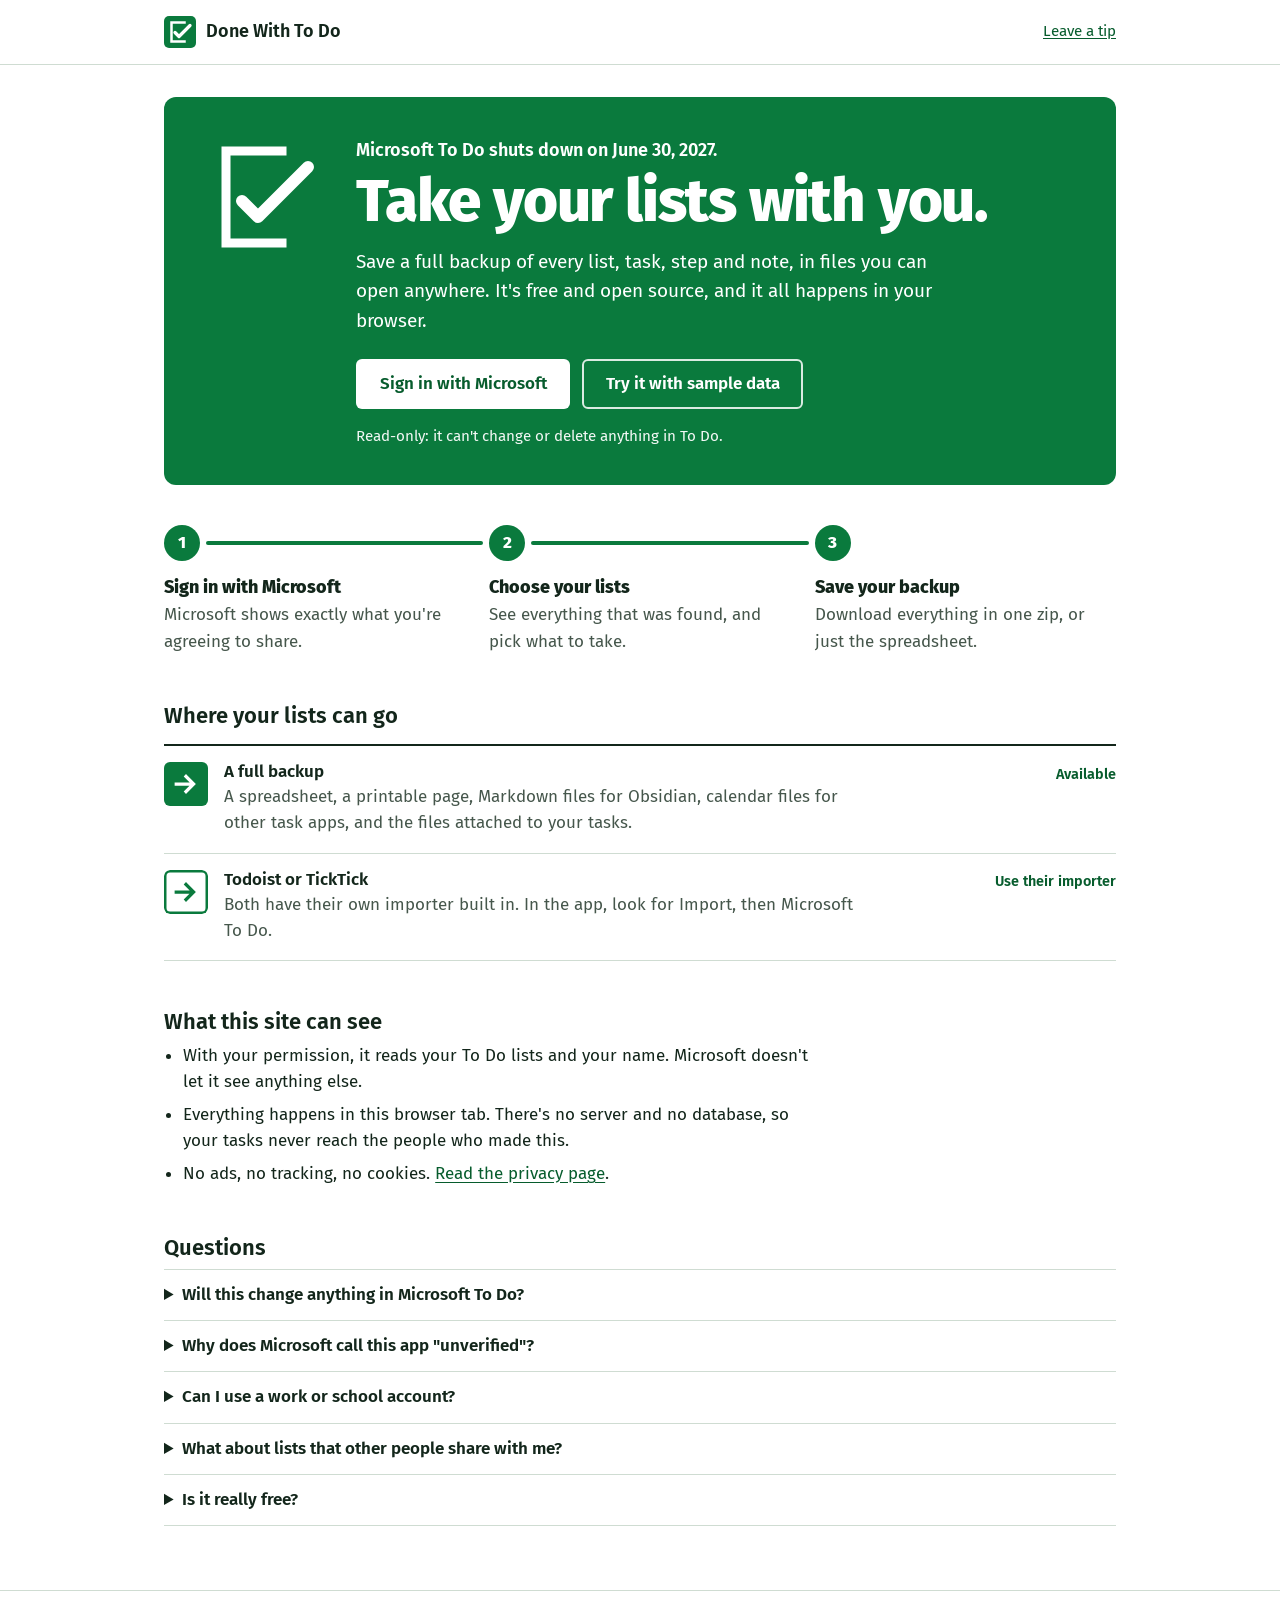
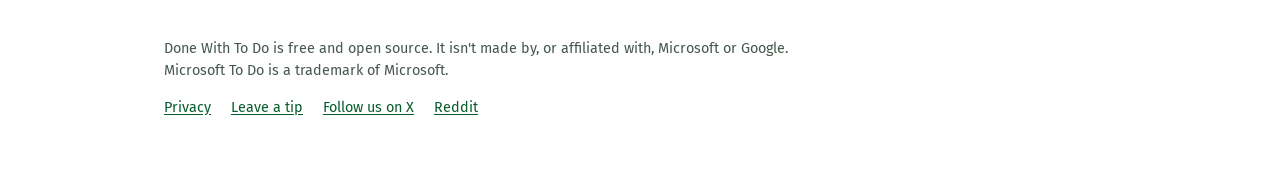
<file: index.html>
<!DOCTYPE html>
<html lang="en">
<head>
  <meta charset="utf-8">
  <meta name="viewport" content="width=device-width, initial-scale=1">
  <meta http-equiv="Content-Security-Policy" content="default-src 'none'; script-src 'self' https://accounts.google.com/gsi/client; style-src 'self' 'unsafe-inline' https://accounts.google.com/gsi/style; font-src 'self'; img-src 'self' data: blob:; connect-src https://login.microsoftonline.com https://graph.microsoft.com https://tasks.googleapis.com https://accounts.google.com/gsi/ https://oauth2.googleapis.com; frame-src https://accounts.google.com/gsi/; base-uri 'none'; form-action 'none'; object-src 'none'">
  <meta name="color-scheme" content="light">
  <title>Done With To Do: take your Microsoft To Do lists with you</title>
  <meta name="description" content="Microsoft To Do shuts down on June 30, 2027. Save a full backup of every list, task, step and note: a spreadsheet, a printable page, Markdown and calendar files. Free, open source, and it all happens in your browser.">
  <meta property="og:title" content="Done With To Do">
  <meta property="og:description" content="Microsoft To Do shuts down on June 30, 2027. Back up every list, task and note before it goes. Free and open source.">
  <meta property="og:type" content="website">
  <meta property="og:url" content="https://lifeboatlabs.github.io/done-with-todo/">
  <meta property="og:image" content="https://lifeboatlabs.github.io/done-with-todo/og-image.png">
  <meta property="og:image:width" content="1200">
  <meta property="og:image:height" content="630">
  <meta property="og:image:alt" content="Done With To Do: Microsoft To Do shuts down on June 30, 2027. Back up every list, task and note before it goes.">
  <meta name="twitter:card" content="summary_large_image">
  <meta name="twitter:site" content="@Lifeboat_labs">
  <link rel="canonical" href="https://lifeboatlabs.github.io/done-with-todo/">
  <link rel="icon" href="favicon.svg?v=9" type="image/svg+xml">
  <link rel="stylesheet" href="styles.css?v=9">
  <script src="config.js?v=9" defer></script>
  <script src="core.js?v=9" defer></script>
  <script src="zip.js?v=9" defer></script>
  <script src="microsoft.js?v=9" defer></script>
  <script src="google.js?v=9" defer></script>
  <script src="app.js?v=9" defer></script>
</head>
<body>
  <a class="skip" href="#main">Skip to the main content</a>

  <header class="site-header">
    <div class="wrap header-row">
      <a class="brand" href="./">
        <svg class="brand-mark" viewBox="0 0 64 64" aria-hidden="true"><rect width="64" height="64" rx="10"/><path class="mark-door" d="M41 13H15v38h26"/><path class="mark-check" d="M22 33l8 8 22-22"/></svg>
        <span>Done With To Do</span>
      </a>
      <nav class="header-links" aria-label="Project">
        <a id="header-source" href="#" hidden>Source code</a>
        <a id="header-donate" href="#" hidden>Leave a tip</a>
      </nav>
    </div>
  </header>

  <main id="main" class="wrap">
    <noscript><p class="notice notice-stop">This page needs JavaScript to read your lists. Nothing is sent anywhere except straight to Microsoft or Google.</p></noscript>

    <!-- Only the site owner sees this box, until the settings in config.js are filled in. -->
    <aside id="setup" class="notice notice-caution setup" hidden aria-labelledby="setup-title">
      <h2 id="setup-title">Setup mode</h2>
      <p>This box is for the person setting up the site. It disappears once <code>config.js</code> has a Microsoft client ID.</p>
      <dl class="setup-values">
        <dt>Site address, for Microsoft (redirect URI)</dt>
        <dd><code id="setup-address"></code> <button type="button" class="btn-small" data-copy="setup-address">Copy</button></dd>
        <dt>Site origin, for Google (JavaScript origin)</dt>
        <dd><code id="setup-origin"></code> <button type="button" class="btn-small" data-copy="setup-origin">Copy</button></dd>
      </dl>
      <ul class="setup-status">
        <li id="setup-ms-status"></li>
        <li id="setup-google-status"></li>
        <li id="setup-donate-status"></li>
      </ul>
      <p id="setup-file-warning" hidden><strong>You opened this page as a file.</strong> Sign-in only works from the site's web address, such as https://yourname.github.io/done-with-todo/.</p>
    </aside>

    <!-- START -->
    <section id="view-start" class="view" hidden aria-labelledby="start-title">
      <div class="sign">
        <svg class="sign-pictogram" viewBox="0 0 120 120" aria-hidden="true">
          <path class="pict-door" d="M78 14H22v92h56"/>
          <path class="pict-check" d="M38 64l16 16 50-50"/>
        </svg>
        <div class="sign-body">
          <p class="sign-lead">Microsoft To Do shuts down on June 30, 2027.</p>
          <h1 id="start-title" tabindex="-1">Take your lists with you.</h1>
          <p class="sign-text" id="start-text">Save a full backup of every list, task, step and note, in files you can open anywhere. It's free and open source, and it all happens in your browser.</p>
          <div class="sign-actions">
            <button type="button" id="signin-ms" class="btn btn-sign">Sign in with Microsoft</button>
            <button type="button" id="try-demo" class="btn btn-sign-quiet">Try it with sample data</button>
          </div>
          <p class="sign-small" id="signin-note">Read-only: it can't change or delete anything in To Do.</p>
        </div>
      </div>

      <ol class="route" aria-label="How it works">
        <li><strong>Sign in with Microsoft</strong><span>Microsoft shows exactly what you're agreeing to share.</span></li>
        <li><strong>Choose your lists</strong><span>See everything that was found, and pick what to take.</span></li>
        <li id="route-save"><strong>Save your backup</strong><span>Download everything in one zip, or just the spreadsheet.</span></li>
      </ol>

      <section class="block" aria-labelledby="dest-title">
        <h2 id="dest-title">Where your lists can go</h2>
        <ul class="directions">
          <li class="direction" id="dir-google" hidden>
            <span class="direction-arrow" aria-hidden="true"></span>
            <div><h3>Google Tasks</h3><p>Lists, tasks, steps (as subtasks), notes and due dates. Repeats and reminders are written into each task's notes, because Google Tasks can't take them.</p></div>
            <span class="direction-state" id="dest-google-state">Available</span>
          </li>
          <li class="direction">
            <span class="direction-arrow" aria-hidden="true"></span>
            <div><h3>A full backup</h3><p>A spreadsheet, a printable page, Markdown files for Obsidian, calendar files for other task apps, and the files attached to your tasks.</p></div>
            <span class="direction-state">Available</span>
          </li>
          <li class="direction direction-elsewhere">
            <span class="direction-arrow" aria-hidden="true"></span>
            <div><h3>Todoist or TickTick</h3><p>Both have their own importer built in. In the app, look for Import, then Microsoft To Do.</p></div>
            <span class="direction-state">Use their importer</span>
          </li>
        </ul>
      </section>

      <section class="block" aria-labelledby="trust-title">
        <h2 id="trust-title">What this site can see</h2>
        <ul class="plain-list">
          <li>With your permission, it reads your To Do lists and your name. Microsoft doesn't let it see anything else.</li>
          <li>Everything happens in this browser tab. There's no server and no database, so your tasks never reach the people who made this.</li>
          <li id="trust-google" hidden>If you choose Google Tasks, it can add lists and tasks to your Google account. It never deletes anything.</li>
          <li>No ads, no tracking, no cookies. <a href="privacy.html">Read the privacy page</a><span class="source-sentence" hidden>, or <a id="trust-source" href="#">read the code</a></span>.</li>
        </ul>
      </section>

      <section class="block" aria-labelledby="faq-title">
        <h2 id="faq-title">Questions</h2>
        <details><summary>Will this change anything in Microsoft To Do?</summary><p>No. It only asks Microsoft for permission to read. If you choose to include attached files, Microsoft makes it ask for wider permission, because that's the only way Microsoft shares them, but the page still only reads. Your To Do lists stay exactly as they are until Microsoft closes the app.</p></details>
        <details><summary>Why does Microsoft call this app "unverified"?</summary><p>Microsoft only gives its "verified" badge to registered companies. This is a free project made by an individual, so it shows as unverified. The code is public, so anyone can check what it does.</p></details>
        <details id="faq-google" hidden><summary>What doesn't move to Google Tasks?</summary><p>Google Tasks has no repeats, reminders, importance or attachments. Those details are written into each task's notes, and kept in full in the backup. Microsoft doesn't share My Day or list groups with other apps, so nothing can copy those.</p></details>
        <details><summary>Can I use a work or school account?</summary><p>Usually. Some organisations block apps they haven't approved. If yours does, Microsoft will say an administrator needs to approve it. Microsoft is moving work and school accounts to Planner.</p></details>
        <details><summary>What about lists that other people share with me?</summary><p>They're included. The people on a shared list don't come along, so share the new list with them again in your new app.</p></details>
        <details><summary>Is it really free?</summary><p>Yes, with no catch. If it helps you, a star on GitHub helps other people find it<span class="donate-sentence" hidden>, and a <a class="donate-link" href="#">tip</a> keeps it going</span>.</p></details>
      </section>
    </section>

    <!-- LOADING -->
    <section id="view-loading" class="view" hidden aria-labelledby="loading-title">
      <div class="panel">
        <h1 id="loading-title" tabindex="-1">Reading your lists</h1>
        <p id="loading-detail" aria-live="polite">Connecting to Microsoft.</p>
        <progress id="loading-bar" aria-labelledby="loading-title"></progress>
        <p class="muted">Big accounts can take a minute or two. Nothing is being changed.</p>
      </div>
    </section>

    <!-- OVERVIEW -->
    <section id="view-overview" class="view" hidden aria-labelledby="overview-title">
      <div class="overview-head">
        <div>
          <h1 id="overview-title" tabindex="-1">Here's what we found</h1>
          <p id="ov-account" class="muted"></p>
        </div>
        <button type="button" id="start-over" class="btn btn-quiet">Start over</button>
      </div>
      <p id="ov-summary" class="summary"></p>
      <div id="ov-att-warning" class="notice notice-caution" hidden>
        <p id="ov-att-text"></p>
        <p class="actions" id="ov-att-allow-row" hidden><button type="button" id="ov-att-allow" class="btn btn-go">Include attached files</button></p>
        <details><summary>Technical details</summary><pre id="ov-att-details"></pre></details>
      </div>
      <p id="ov-empty" class="notice notice-caution" hidden>No tasks were found in this account. If you use To Do with a different Microsoft account, such as a work account, click Start over and choose that one.</p>

      <section class="block" aria-labelledby="lists-title">
        <div class="block-head">
          <h2 id="lists-title">Your lists</h2>
          <p class="inline-actions" id="ov-pick-actions" hidden><button type="button" id="ov-select-all" class="btn-link">Select all</button> <button type="button" id="ov-select-none" class="btn-link">Select none</button></p>
        </div>
        <div class="table-scroll">
          <table class="lists no-pick" id="ov-table">
            <thead><tr><th scope="col"><span class="visually-hidden">Include</span></th><th scope="col">List</th><th scope="col" class="num">Open</th><th scope="col" class="num">Done</th></tr></thead>
            <tbody id="ov-lists"></tbody>
          </table>
        </div>
        <p class="muted small" id="ov-pick-note" hidden>The backup always includes every list. Your choices here decide what moves to Google Tasks.</p>
      </section>

      <div class="destinations destinations-single" id="destinations">
        <section class="dest dest-backup" aria-labelledby="backup-title">
          <h2 id="backup-title">Save a full backup</h2>
          <p>One zip file with a spreadsheet, a printable page, Markdown for Obsidian, calendar files for other task apps<span id="backup-att-phrase">, and your attachments</span>.</p>
          <label class="check" id="opt-attachments-row"><input type="checkbox" id="opt-attachments" checked> <span id="opt-attachments-label">Include attachments</span></label>
          <p class="actions">
            <button type="button" id="backup-zip" class="btn btn-go">Download backup (.zip)</button>
          </p>
          <p class="actions-secondary">
            <button type="button" id="backup-print" class="btn-link">Open a printable page</button>
            <button type="button" id="backup-csv" class="btn-link">Download just the spreadsheet</button>
          </p>
          <p id="backup-status" class="status" aria-live="polite"></p>
          <div id="backup-thanks" class="thanks" hidden></div>
        </section>

        <section class="dest dest-google" id="dest-google-card" aria-labelledby="google-title" hidden>
          <h2 id="google-title">Move to Google Tasks</h2>
          <p>Each list you picked becomes a new list in Google Tasks. Steps become subtasks. Repeats, reminders and importance go into each task's notes.</p>
          <label class="check"><input type="checkbox" id="opt-completed"> <span>Copy completed tasks too</span></label>
          <p class="actions">
            <button type="button" id="google-move" class="btn btn-go">Move to Google Tasks</button>
          </p>
          <p id="google-estimate" class="muted small"></p>
          <p id="google-status" class="status" aria-live="polite"></p>
        </section>
      </div>

      <section class="block" aria-labelledby="other-title">
        <h2 id="other-title">Somewhere else?</h2>
        <ul class="plain-list">
          <li><strong>Todoist or TickTick:</strong> both have an importer built in. Look for Import, then Microsoft To Do.</li>
          <li><strong>Obsidian, Thunderbird, Nextcloud and other apps:</strong> use the Markdown or calendar files in the backup.</li>
        </ul>
      </section>
    </section>

    <!-- GOOGLE TRANSFER -->
    <section id="view-google" class="view" hidden aria-labelledby="g-title">
      <div class="panel" id="g-running">
        <h1 id="g-title" tabindex="-1">Copying to Google Tasks</h1>
        <p id="g-detail" aria-live="polite">Starting.</p>
        <progress id="g-bar" value="0" max="1" aria-labelledby="g-title"></progress>
        <p class="muted">Keep this tab open until it finishes. Your To Do lists aren't touched.</p>
      </div>

      <div class="panel" id="g-paused" hidden>
        <h1 tabindex="-1">Paused</h1>
        <p id="g-paused-msg"></p>
        <p class="muted">Everything copied so far is safe in Google Tasks. Continue picks up where it stopped, without making duplicates.</p>
        <p class="actions"><button type="button" id="g-continue" class="btn btn-go">Continue</button> <button type="button" id="g-stop" class="btn btn-quiet">Back to my lists</button></p>
      </div>

      <div id="g-done" hidden>
        <div class="sign sign-done">
          <svg class="sign-pictogram" viewBox="0 0 120 120" aria-hidden="true">
            <path class="pict-door" d="M78 14H22v92h56"/>
            <path class="pict-check pict-check-draw" d="M38 64l16 16 50-50"/>
          </svg>
          <div class="sign-body">
            <h1 id="g-done-title" tabindex="-1">Done. Your lists are in Google Tasks.</h1>
            <p class="sign-text" id="g-done-summary"></p>
            <div class="sign-actions">
              <a id="g-open" class="btn btn-sign" href="https://tasks.google.com/" target="_blank" rel="noopener">Open Google Tasks</a>
              <button type="button" id="g-back" class="btn btn-sign-quiet">Back to my lists</button>
            </div>
          </div>
        </div>
        <section class="block" aria-labelledby="g-notes-title">
          <h2 id="g-notes-title">Good to know</h2>
          <ul class="plain-list" id="g-done-notes"></ul>
          <details id="g-failures" hidden><summary id="g-failures-summary"></summary><ul id="g-failures-list" class="plain-list small"></ul></details>
        </section>
        <div id="g-thanks" class="thanks" hidden></div>
      </div>
    </section>

    <!-- ERROR -->
    <section id="view-error" class="view" hidden aria-labelledby="err-title">
      <div class="notice notice-stop">
        <h1 id="err-title" tabindex="-1">Something went wrong</h1>
        <p id="err-message"></p>
        <details id="err-details-box" hidden><summary>Technical details</summary><pre id="err-details"></pre></details>
        <p class="actions"><button type="button" id="err-retry" class="btn btn-go">Try again</button></p>
      </div>
    </section>
  </main>

  <footer class="site-footer">
    <div class="wrap">
      <p>Done With To Do is free and open source. It isn't made by, or affiliated with, Microsoft or Google. Microsoft To Do is a trademark of Microsoft.</p>
      <p class="footer-links"><a href="privacy.html">Privacy</a> <a id="footer-source" href="#" hidden>Source code</a> <a id="footer-donate" href="#" hidden>Leave a tip</a> <a href="https://x.com/Lifeboat_labs">Follow us on X</a> <a href="https://www.reddit.com/user/Natural_Ad5072/">Reddit</a></p>
    </div>
  </footer>
</body>
</html>
</file>
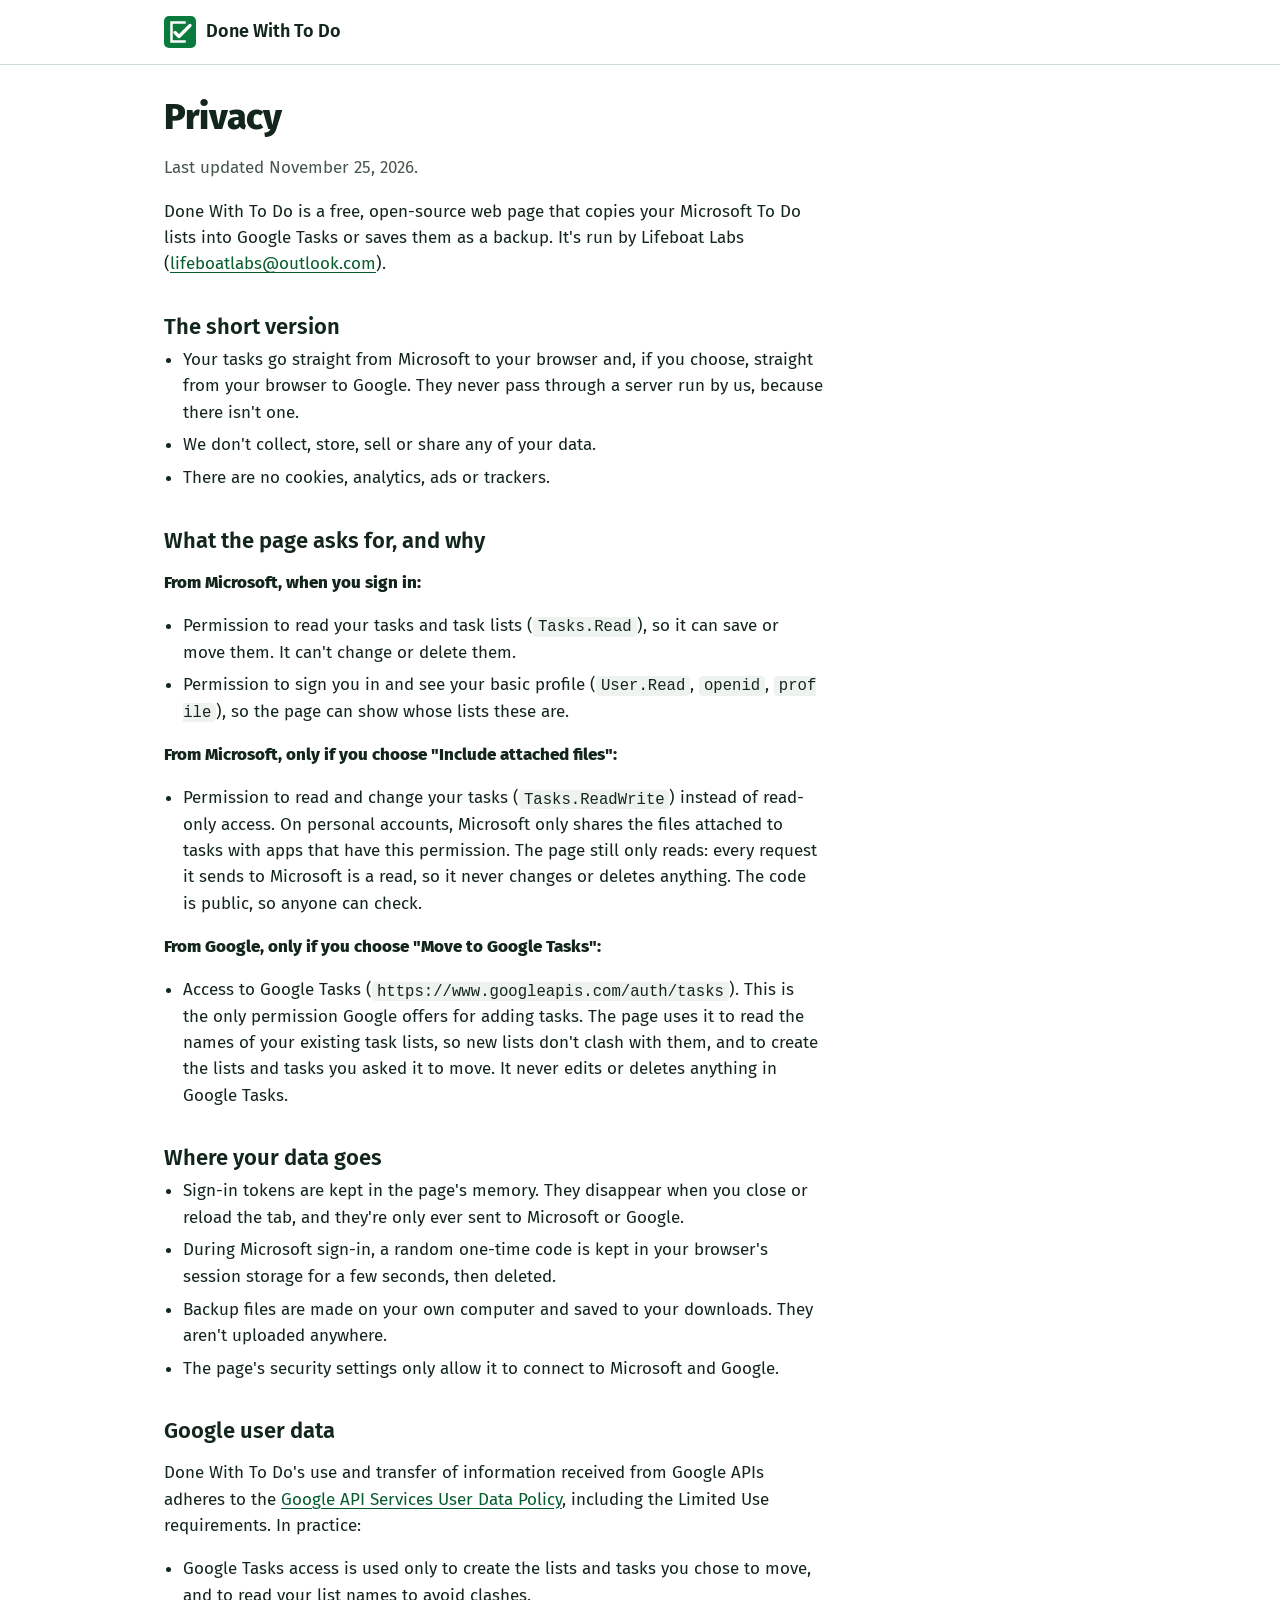
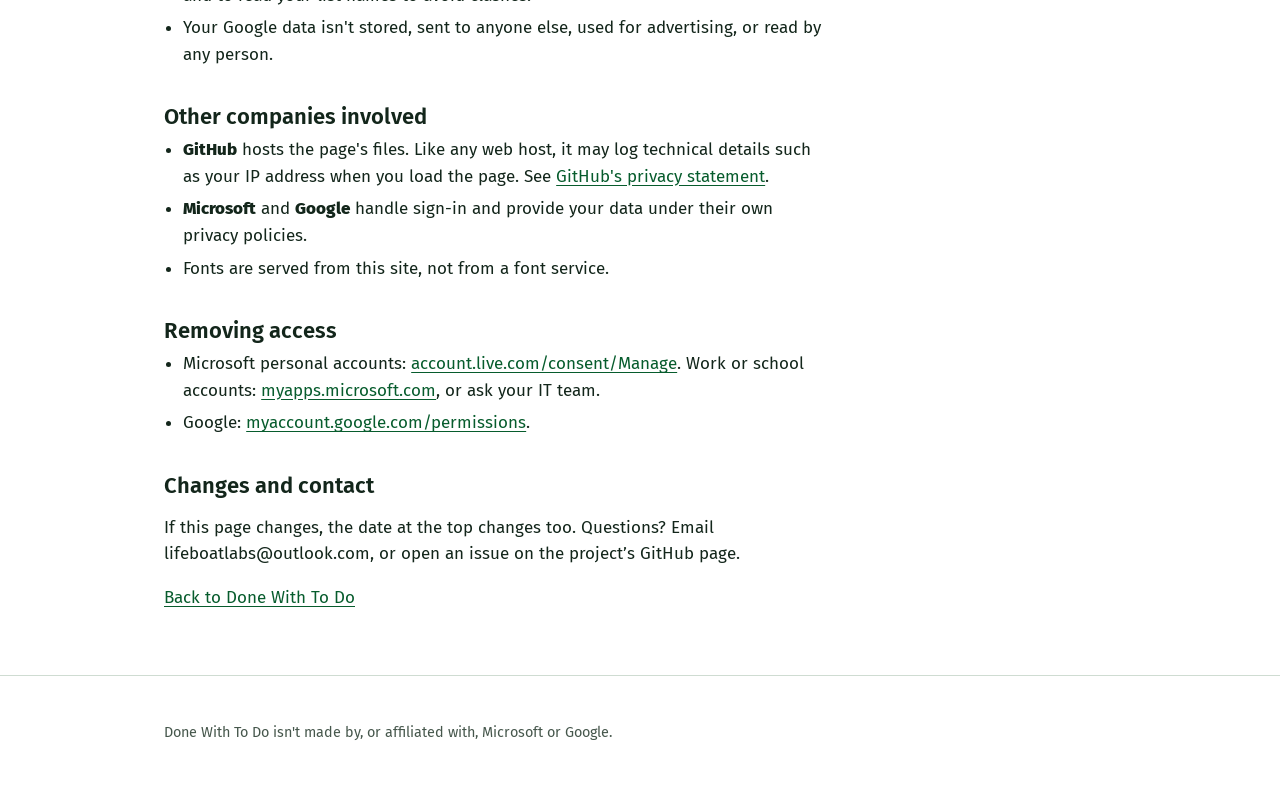
<file: privacy.html>
<!DOCTYPE html>
<html lang="en">
<head>
  <meta charset="utf-8">
  <meta name="viewport" content="width=device-width, initial-scale=1">
  <meta http-equiv="Content-Security-Policy" content="default-src 'none'; script-src 'self'; style-src 'self'; font-src 'self'; img-src 'self' data:; base-uri 'none'; form-action 'none'; object-src 'none'">
  <meta name="color-scheme" content="light">
  <title>Privacy: Done With To Do</title>
  <link rel="canonical" href="https://lifeboatlabs.github.io/done-with-todo/privacy.html">
  <link rel="icon" href="favicon.svg?v=9" type="image/svg+xml">
  <link rel="stylesheet" href="styles.css?v=9">
  <script src="config.js?v=9" defer></script>
  <script src="privacy.js?v=9" defer></script>
</head>
<body>
  <header class="site-header">
    <div class="wrap header-row">
      <a class="brand" href="./">
        <svg class="brand-mark" viewBox="0 0 64 64" aria-hidden="true"><rect width="64" height="64" rx="10"/><path class="mark-door" d="M41 13H15v38h26"/><path class="mark-check" d="M22 33l8 8 22-22"/></svg>
        <span>Done With To Do</span>
      </a>
    </div>
  </header>

  <main class="wrap prose">
    <h1>Privacy</h1>
    <p class="muted">Last updated November 25, 2026.</p>

    <p>Done With To Do is a free, open-source web page that copies your Microsoft To Do lists into Google Tasks or saves them as a backup. It's run by <span class="owner-name">the person who runs this copy of the site</span><span class="owner-contact" hidden> (<a class="owner-email" href="#"></a>)</span>.</p>

    <h2>The short version</h2>
    <ul class="plain-list">
      <li>Your tasks go straight from Microsoft to your browser and, if you choose, straight from your browser to Google. They never pass through a server run by us, because there isn't one.</li>
      <li>We don't collect, store, sell or share any of your data.</li>
      <li>There are no cookies, analytics, ads or trackers.</li>
    </ul>

    <h2>What the page asks for, and why</h2>
    <p><strong>From Microsoft, when you sign in:</strong></p>
    <ul class="plain-list">
      <li>Permission to read your tasks and task lists (<code>Tasks.Read</code>), so it can save or move them. It can't change or delete them.</li>
      <li>Permission to sign you in and see your basic profile (<code>User.Read</code>, <code>openid</code>, <code>profile</code>), so the page can show whose lists these are.</li>
    </ul>
    <p><strong>From Microsoft, only if you choose "Include attached files":</strong></p>
    <ul class="plain-list">
      <li>Permission to read and change your tasks (<code>Tasks.ReadWrite</code>) instead of read-only access. On personal accounts, Microsoft only shares the files attached to tasks with apps that have this permission. The page still only reads: every request it sends to Microsoft is a read, so it never changes or deletes anything. The code is public, so anyone can check.</li>
    </ul>
    <p><strong>From Google, only if you choose "Move to Google Tasks":</strong></p>
    <ul class="plain-list">
      <li>Access to Google Tasks (<code>https://www.googleapis.com/auth/tasks</code>). This is the only permission Google offers for adding tasks. The page uses it to read the names of your existing task lists, so new lists don't clash with them, and to create the lists and tasks you asked it to move. It never edits or deletes anything in Google Tasks.</li>
    </ul>

    <h2>Where your data goes</h2>
    <ul class="plain-list">
      <li>Sign-in tokens are kept in the page's memory. They disappear when you close or reload the tab, and they're only ever sent to Microsoft or Google.</li>
      <li>During Microsoft sign-in, a random one-time code is kept in your browser's session storage for a few seconds, then deleted.</li>
      <li>Backup files are made on your own computer and saved to your downloads. They aren't uploaded anywhere.</li>
      <li>The page's security settings only allow it to connect to Microsoft and Google.</li>
    </ul>

    <h2>Google user data</h2>
    <p>Done With To Do's use and transfer of information received from Google APIs adheres to the <a href="https://developers.google.com/terms/api-services-user-data-policy">Google API Services User Data Policy</a>, including the Limited Use requirements. In practice:</p>
    <ul class="plain-list">
      <li>Google Tasks access is used only to create the lists and tasks you chose to move, and to read your list names to avoid clashes.</li>
      <li>Your Google data isn't stored, sent to anyone else, used for advertising, or read by any person.</li>
    </ul>

    <h2>Other companies involved</h2>
    <ul class="plain-list">
      <li><strong>GitHub</strong> hosts the page's files. Like any web host, it may log technical details such as your IP address when you load the page. See <a href="https://docs.github.com/en/site-policy/privacy-policies/github-general-privacy-statement">GitHub's privacy statement</a>.</li>
      <li><strong>Microsoft</strong> and <strong>Google</strong> handle sign-in and provide your data under their own privacy policies.</li>
      <li>Fonts are served from this site, not from a font service.</li>
    </ul>

    <h2>Removing access</h2>
    <ul class="plain-list">
      <li>Microsoft personal accounts: <a href="https://account.live.com/consent/Manage">account.live.com/consent/Manage</a>. Work or school accounts: <a href="https://myapps.microsoft.com/">myapps.microsoft.com</a>, or ask your IT team.</li>
      <li>Google: <a href="https://myaccount.google.com/permissions">myaccount.google.com/permissions</a>.</li>
    </ul>

    <h2>Changes and contact</h2>
    <p>If this page changes, the date at the top changes too<span class="source-sentence" hidden>, and every past version is public in the <a class="source-link" href="#">project's history on GitHub</a></span>. Questions? <span class="contact-sentence">Open an issue on the project's GitHub page.</span></p>

    <p><a href="./">Back to Done With To Do</a></p>
  </main>

  <footer class="site-footer">
    <div class="wrap"><p>Done With To Do isn't made by, or affiliated with, Microsoft or Google.</p></div>
  </footer>
</body>
</html>
</file>
<file: styles.css>
/*
 * Done With To Do: styles.
 * The look borrows from public safety signs: green means the way out and "go",
 * yellow means caution (setup), red means stop (errors). Colour always carries meaning.
 */

@font-face { font-family: "Fira Sans"; src: url("fira-sans-400.woff") format("woff"); font-weight: 400; font-style: normal; font-display: swap; unicode-range: U+0000-017F, U+02BB-02DC, U+2000-206F, U+20AC, U+2122, U+2190-2199, U+2212, U+2215, U+2713-2714, U+FFFD; }
@font-face { font-family: "Fira Sans"; src: url("fira-sans-600.woff") format("woff"); font-weight: 600; font-style: normal; font-display: swap; unicode-range: U+0000-017F, U+02BB-02DC, U+2000-206F, U+20AC, U+2122, U+2190-2199, U+2212, U+2215, U+2713-2714, U+FFFD; }
@font-face { font-family: "Fira Sans"; src: url("fira-sans-800.woff") format("woff"); font-weight: 800; font-style: normal; font-display: swap; unicode-range: U+0000-017F, U+02BB-02DC, U+2000-206F, U+20AC, U+2122, U+2190-2199, U+2212, U+2215, U+2713-2714, U+FFFD; }

:root {
  --green: #0a7a3d;        /* the way out: primary actions, success */
  --green-deep: #075c2d;
  --green-tint: #e3f1e8;
  --ink: #13261b;          /* text */
  --ink-soft: #46574c;     /* secondary text */
  --mist: #eef3ef;         /* quiet panels */
  --line: #cfdcd2;
  --caution: #f5c400;      /* setup mode, focus on green */
  --caution-ink: #2b2300;
  --stop: #b42318;         /* errors */
  --stop-tint: #fdeceb;
  --paper: #ffffff;
  --radius-sign: 12px;
  --radius-control: 6px;
  --font: "Fira Sans", "Segoe UI", -apple-system, BlinkMacSystemFont, Roboto, "Helvetica Neue", Arial, sans-serif;
}

*, *::before, *::after { box-sizing: border-box; }
html { -webkit-text-size-adjust: 100%; }
body {
  margin: 0; background: var(--paper); color: var(--ink);
  font-family: var(--font); font-size: 1.0625rem; line-height: 1.55;
  font-variant-numeric: lining-nums;
}
[hidden] { display: none !important; }
img, svg { display: block; }
a { color: var(--green-deep); text-underline-offset: 0.15em; }
a:hover { color: var(--green); }
code { font-family: ui-monospace, "SFMono-Regular", Menlo, Consolas, monospace; font-size: 0.92em; word-break: break-all; }
p, li { max-width: 40rem; }
h1, h2, h3 { line-height: 1.15; margin: 0 0 0.5rem; }
h1 { font-size: 2rem; font-weight: 800; letter-spacing: -0.01em; }
h2 { font-size: 1.375rem; font-weight: 600; }
h3 { font-size: 1.0625rem; font-weight: 600; margin: 0 0 0.15rem; }
h1:focus { outline: none; }

:focus-visible { outline: 3px solid var(--ink); outline-offset: 2px; }
.sign :focus-visible { outline-color: var(--caution); }

.wrap { width: 100%; max-width: 62rem; margin: 0 auto; padding: 0 1.25rem; }
.visually-hidden { position: absolute; width: 1px; height: 1px; overflow: hidden; clip: rect(0 0 0 0); white-space: nowrap; }
.skip { position: absolute; left: 1rem; top: -3rem; background: var(--ink); color: #fff; padding: 0.5rem 0.75rem; border-radius: var(--radius-control); z-index: 10; }
.skip:focus { top: 0.75rem; }
.muted { color: var(--ink-soft); }
.small { font-size: 0.9rem; }

/* ---------------------------------------------------------------- header and footer */

.site-header { border-bottom: 1px solid var(--line); }
.header-row { display: flex; align-items: center; justify-content: space-between; gap: 1rem; min-height: 4rem; }
.brand { display: inline-flex; align-items: center; gap: 0.6rem; color: var(--ink); text-decoration: none; font-weight: 600; font-size: 1.125rem; }
.brand:hover { color: var(--ink); }
.brand-mark { width: 2rem; height: 2rem; }
.brand-mark rect { fill: var(--green); }
.brand-mark path { fill: none; stroke: #fff; }
.brand-mark .mark-door { stroke-width: 5; stroke-linecap: square; }
.brand-mark .mark-check { stroke-width: 6.5; stroke-linecap: round; stroke-linejoin: round; }
.header-links { display: flex; gap: 1.25rem; font-size: 0.95rem; }

.site-footer { margin-top: 4rem; padding: 2rem 0 3rem; border-top: 1px solid var(--line); color: var(--ink-soft); font-size: 0.9rem; }
.footer-links { display: flex; flex-wrap: wrap; gap: 1.25rem; }

.site-header { margin-bottom: 2rem; }

/* ---------------------------------------------------------------- the sign (hero) */

.sign {
  display: grid; grid-template-columns: 7.5rem 1fr; gap: 2rem; align-items: start;
  background: var(--green); color: #fff; border-radius: var(--radius-sign);
  padding: 2.5rem 2.5rem 2.25rem;
}
.sign-pictogram { width: 7.5rem; height: 7.5rem; }
.sign-pictogram path { fill: none; stroke: #fff; }
.pict-door { stroke-width: 9; stroke-linecap: square; stroke-linejoin: miter; }
.pict-check { stroke-width: 12; stroke-linecap: round; stroke-linejoin: round; }
.sign-lead { margin: 0 0 0.4rem; font-size: 1.125rem; font-weight: 600; }
.sign h1 { font-size: clamp(2.4rem, 1.6rem + 3.2vw, 3.75rem); line-height: 1.02; letter-spacing: -0.02em; margin-bottom: 0.9rem; }
.sign-text { font-size: 1.1875rem; margin: 0 0 1.5rem; max-width: 36rem; }
.sign-actions { display: flex; flex-wrap: wrap; gap: 0.75rem; align-items: center; }
.sign-small { margin: 1rem 0 0; font-size: 0.95rem; opacity: 0.95; }
.sign-done { margin-bottom: 2rem; }

/* ---------------------------------------------------------------- buttons */

.btn {
  display: inline-flex; align-items: center; justify-content: center; gap: 0.5rem;
  font: inherit; font-weight: 600; line-height: 1.2; text-decoration: none; cursor: pointer;
  border: 2px solid transparent; border-radius: var(--radius-control);
  padding: 0.8rem 1.35rem; min-height: 3rem;
}
.btn:disabled { cursor: not-allowed; }
.btn-sign { background: #fff; color: var(--green-deep); }
.btn-sign:hover { background: var(--green-tint); color: var(--green-deep); }
.btn-sign:disabled { background: rgba(255, 255, 255, 0.55); color: var(--green-deep); }
.btn-sign-quiet { background: transparent; color: #fff; border-color: rgba(255, 255, 255, 0.85); }
.btn-sign-quiet:hover { background: rgba(255, 255, 255, 0.12); color: #fff; }
.btn-go { background: var(--green); color: #fff; }
.btn-go:hover { background: var(--green-deep); color: #fff; }
.btn-go:disabled { background: #a9b8ad; color: #fff; }
.btn-quiet { background: #fff; color: var(--ink); border-color: var(--line); }
.btn-quiet:hover { border-color: var(--ink-soft); }
.btn-link { font: inherit; background: none; border: 0; padding: 0.25rem 0; color: var(--green-deep); text-decoration: underline; text-underline-offset: 0.15em; cursor: pointer; }
.btn-link:hover { color: var(--green); }
.btn-small { font: inherit; font-size: 0.85rem; font-weight: 600; padding: 0.2rem 0.6rem; border-radius: 4px; border: 1.5px solid var(--caution-ink); background: transparent; color: var(--caution-ink); cursor: pointer; }
.btn[aria-busy="true"] { opacity: 0.75; cursor: progress; }

/* ---------------------------------------------------------------- the route (how it works) */

.route { list-style: none; counter-reset: stop; margin: 2.5rem 0 1rem; padding: 0; display: grid; grid-template-columns: repeat(3, 1fr); gap: 1.5rem; position: relative; }
.route li { counter-increment: stop; position: relative; padding-top: 3.1rem; max-width: none; }
.route li:not(:last-child)::after { content: ""; position: absolute; top: calc(1.125rem - 2px); left: calc(2.25rem + 6px); right: calc(-1.5rem + 6px); height: 4px; background: var(--green); border-radius: 2px; }
.route li::before {
  content: counter(stop); position: absolute; top: 0; left: 0; width: 2.25rem; height: 2.25rem; border-radius: 50%;
  background: var(--green); color: #fff; font-weight: 800; display: grid; place-items: center; box-shadow: 0 0 0 5px var(--paper);
}
.route strong { display: block; font-size: 1.125rem; }
.route span { display: block; color: var(--ink-soft); }

/* ---------------------------------------------------------------- blocks */

.block { margin-top: 3rem; }
.block-head { display: flex; flex-wrap: wrap; align-items: baseline; justify-content: space-between; gap: 0.5rem 1rem; }
.inline-actions { display: flex; gap: 1rem; margin: 0; }
.plain-list { padding-left: 1.2rem; margin: 0.5rem 0; }
.plain-list li { margin: 0.4rem 0; }

/* direction signs */
.directions { list-style: none; margin: 1rem 0 0; padding: 0; border-top: 2px solid var(--ink); }
.direction { max-width: none; display: grid; grid-template-columns: 2.75rem 1fr auto; gap: 1rem; align-items: start; padding: 1rem 0; border-bottom: 1px solid var(--line); }
.direction p { margin: 0; color: var(--ink-soft); }
.direction-arrow {
  width: 2.75rem; height: 2.75rem; border-radius: 6px; background: var(--green) no-repeat center / 1.6rem;
  background-image: url("data:image/svg+xml,%3Csvg xmlns='http://www.w3.org/2000/svg' viewBox='0 0 24 24'%3E%3Cpath d='M3 12h15M12 5l7 7-7 7' fill='none' stroke='%23fff' stroke-width='3' stroke-linecap='square'/%3E%3C/svg%3E");
}
.direction-state { font-size: 0.9rem; font-weight: 600; color: var(--green-deep); white-space: nowrap; padding-top: 0.1rem; }
.direction-unavailable .direction-state { color: var(--ink-soft); }
.direction-elsewhere .direction-arrow { background-color: #fff; box-shadow: inset 0 0 0 2.5px var(--green);
  background-image: url("data:image/svg+xml,%3Csvg xmlns='http://www.w3.org/2000/svg' viewBox='0 0 24 24'%3E%3Cpath d='M3 12h15M12 5l7 7-7 7' fill='none' stroke='%230a7a3d' stroke-width='3' stroke-linecap='square'/%3E%3C/svg%3E"); }
.direction-unavailable .direction-arrow { background-color: #9aa89e; }

details { border-top: 1px solid var(--line); padding: 0.75rem 0; }
details:last-of-type { border-bottom: 1px solid var(--line); }
summary { cursor: pointer; font-weight: 600; }
details p { margin: 0.5rem 0 0.25rem; color: var(--ink-soft); }

/* ---------------------------------------------------------------- notices */

.notice { border-radius: 8px; padding: 1.25rem 1.5rem; margin: 0 0 2rem; }
.notice h1, .notice h2 { margin-bottom: 0.5rem; }
.notice-caution { background: var(--caution); color: var(--caution-ink); }
.notice-caution a { color: var(--caution-ink); }
.notice-stop { background: var(--stop-tint); border-left: 6px solid var(--stop); }
.notice-stop h1 { color: var(--stop); font-size: 1.75rem; }
.notice pre { white-space: pre-wrap; font-size: 0.85rem; background: rgba(255, 255, 255, 0.6); padding: 0.75rem; border-radius: 6px; }

.setup h2 { font-size: 1.25rem; font-weight: 800; }
.setup p { margin: 0.25rem 0 0.75rem; }
.setup-values { margin: 0.5rem 0; }
.setup-values dt { font-weight: 600; margin-top: 0.6rem; }
.setup-values dd { margin: 0.2rem 0 0; display: flex; flex-wrap: wrap; align-items: center; gap: 0.5rem; }
.setup-values code { background: rgba(255, 255, 255, 0.7); padding: 0.2rem 0.45rem; border-radius: 4px; }
.setup-status { margin: 0.75rem 0 0; padding-left: 1.2rem; }

/* ---------------------------------------------------------------- panels and progress */

.panel { border: 1px solid var(--line); border-radius: 10px; padding: 2rem; }
.panel h1 { font-size: 1.75rem; }
progress {
  -webkit-appearance: none; appearance: none; display: block; width: 100%; height: 14px; margin: 1rem 0;
  border: 0; border-radius: 7px; background: var(--mist); overflow: hidden; color: var(--green);
}
progress::-webkit-progress-bar { background: var(--mist); border-radius: 7px; }
progress::-webkit-progress-value { background: var(--green); border-radius: 7px; transition: width 0.3s ease; }
progress::-moz-progress-bar { background: var(--green); border-radius: 7px; }
progress:indeterminate { background: repeating-linear-gradient(-45deg, var(--mist) 0 14px, var(--green-tint) 14px 28px); background-size: 40px 14px; animation: crawl 1s linear infinite; }
progress:indeterminate::-webkit-progress-bar { background: transparent; }
progress:indeterminate::-moz-progress-bar { background: transparent; }
@keyframes crawl { to { background-position: 40px 0; } }

/* ---------------------------------------------------------------- overview */

.overview-head { display: flex; flex-wrap: wrap; justify-content: space-between; align-items: flex-start; gap: 1rem; }
.overview-head p { margin: 0; }
.summary { font-size: 1.25rem; margin: 1.25rem 0 0; max-width: 44rem; }
.table-scroll { overflow-x: auto; margin-top: 0.75rem; }
table.lists { width: 100%; border-collapse: collapse; border-top: 2px solid var(--ink); }
table.lists th { text-align: left; font-size: 0.9rem; font-weight: 600; color: var(--ink-soft); padding: 0.6rem 0.5rem; border-bottom: 1px solid var(--line); }
table.lists td { padding: 0.65rem 0.5rem; border-bottom: 1px solid var(--line); vertical-align: middle; }
table.lists .num { text-align: right; font-variant-numeric: tabular-nums; width: 4.5rem; }
table.lists .cell-check { width: 2.5rem; }
table.lists label { display: flex; flex-wrap: wrap; align-items: center; gap: 0.5rem; cursor: pointer; }
input[type="checkbox"] { width: 1.2rem; height: 1.2rem; accent-color: var(--green); margin: 0; cursor: pointer; }
.tag { font-size: 0.8rem; font-weight: 600; color: var(--ink-soft); background: var(--mist); border-radius: 4px; padding: 0.1rem 0.45rem; }
.tag-moved { color: var(--green-deep); background: var(--green-tint); }

.destinations { display: grid; grid-template-columns: 1fr 1fr; gap: 1.5rem; margin-top: 2.5rem; }
.destinations-single { grid-template-columns: minmax(0, 40rem); }
.lists.no-pick .cell-check, .lists.no-pick thead th:first-child { display: none; }
.dest { border: 1px solid var(--line); border-top: 8px solid var(--green); border-radius: 8px; padding: 1.5rem; display: flex; flex-direction: column; }
.dest p { margin: 0.25rem 0 0.75rem; }
.dest .actions { margin: 0.5rem 0 0.25rem; }
.dest-unavailable { border-top-color: #9aa89e; }
.check { display: flex; align-items: center; gap: 0.6rem; margin: 0.25rem 0 0.75rem; cursor: pointer; }
.actions { display: flex; flex-wrap: wrap; gap: 0.75rem; align-items: center; }
.actions-secondary { display: flex; flex-wrap: wrap; gap: 0.5rem 1.25rem; margin: 0.5rem 0 0; }
.status { min-height: 1.5em; margin: 0.75rem 0 0; font-weight: 600; }
.status-error { color: var(--stop); }

/* thank-you card */
.thanks { background: var(--mist); border-radius: 8px; padding: 1.25rem 1.5rem; margin-top: 1.25rem; }
.thanks p { margin: 0 0 0.75rem; }
.thanks .thanks-title { font-weight: 800; font-size: 1.125rem; margin-bottom: 0.25rem; }

/* privacy page */
.prose h1 { font-size: 2.25rem; }
.prose h2 { margin-top: 2.25rem; }
.prose code { background: var(--mist); padding: 0.05rem 0.3rem; border-radius: 4px; }

/* ---------------------------------------------------------------- the one moment of motion: the check draws itself */

.pict-check-draw { stroke-dasharray: 120; stroke-dashoffset: 120; animation: draw 0.7s ease-out 0.2s forwards; }
@keyframes draw { to { stroke-dashoffset: 0; } }
@media (prefers-reduced-motion: reduce) {
  .pict-check-draw { animation: none; stroke-dashoffset: 0; }
  progress:indeterminate { animation: none; }
  progress::-webkit-progress-value { transition: none; }
}

/* ---------------------------------------------------------------- small screens */

@media (max-width: 720px) {
  .site-header { margin-bottom: 1.25rem; }
  .sign { grid-template-columns: 1fr; gap: 1rem; padding: 1.75rem 1.4rem; }
  .sign-pictogram { width: 4rem; height: 4rem; }
  .sign-text { font-size: 1.0625rem; }
  .sign-actions .btn { width: 100%; }
  .route { grid-template-columns: 1fr; gap: 1.25rem; }
  .route li { padding: 0 0 0 3.25rem; min-height: 2.25rem; }
  .route li:not(:last-child)::after { top: calc(2.25rem + 6px); bottom: calc(-1.25rem + 6px); left: calc(1.125rem - 2px); right: auto; width: 4px; height: auto; }
  .direction { grid-template-columns: 2.75rem 1fr; }
  .direction-state { grid-column: 2; padding-top: 0; }
  .destinations { grid-template-columns: 1fr; }
  .header-links { gap: 0.9rem; font-size: 0.9rem; }
  .panel { padding: 1.5rem 1.25rem; }
}
</file>
